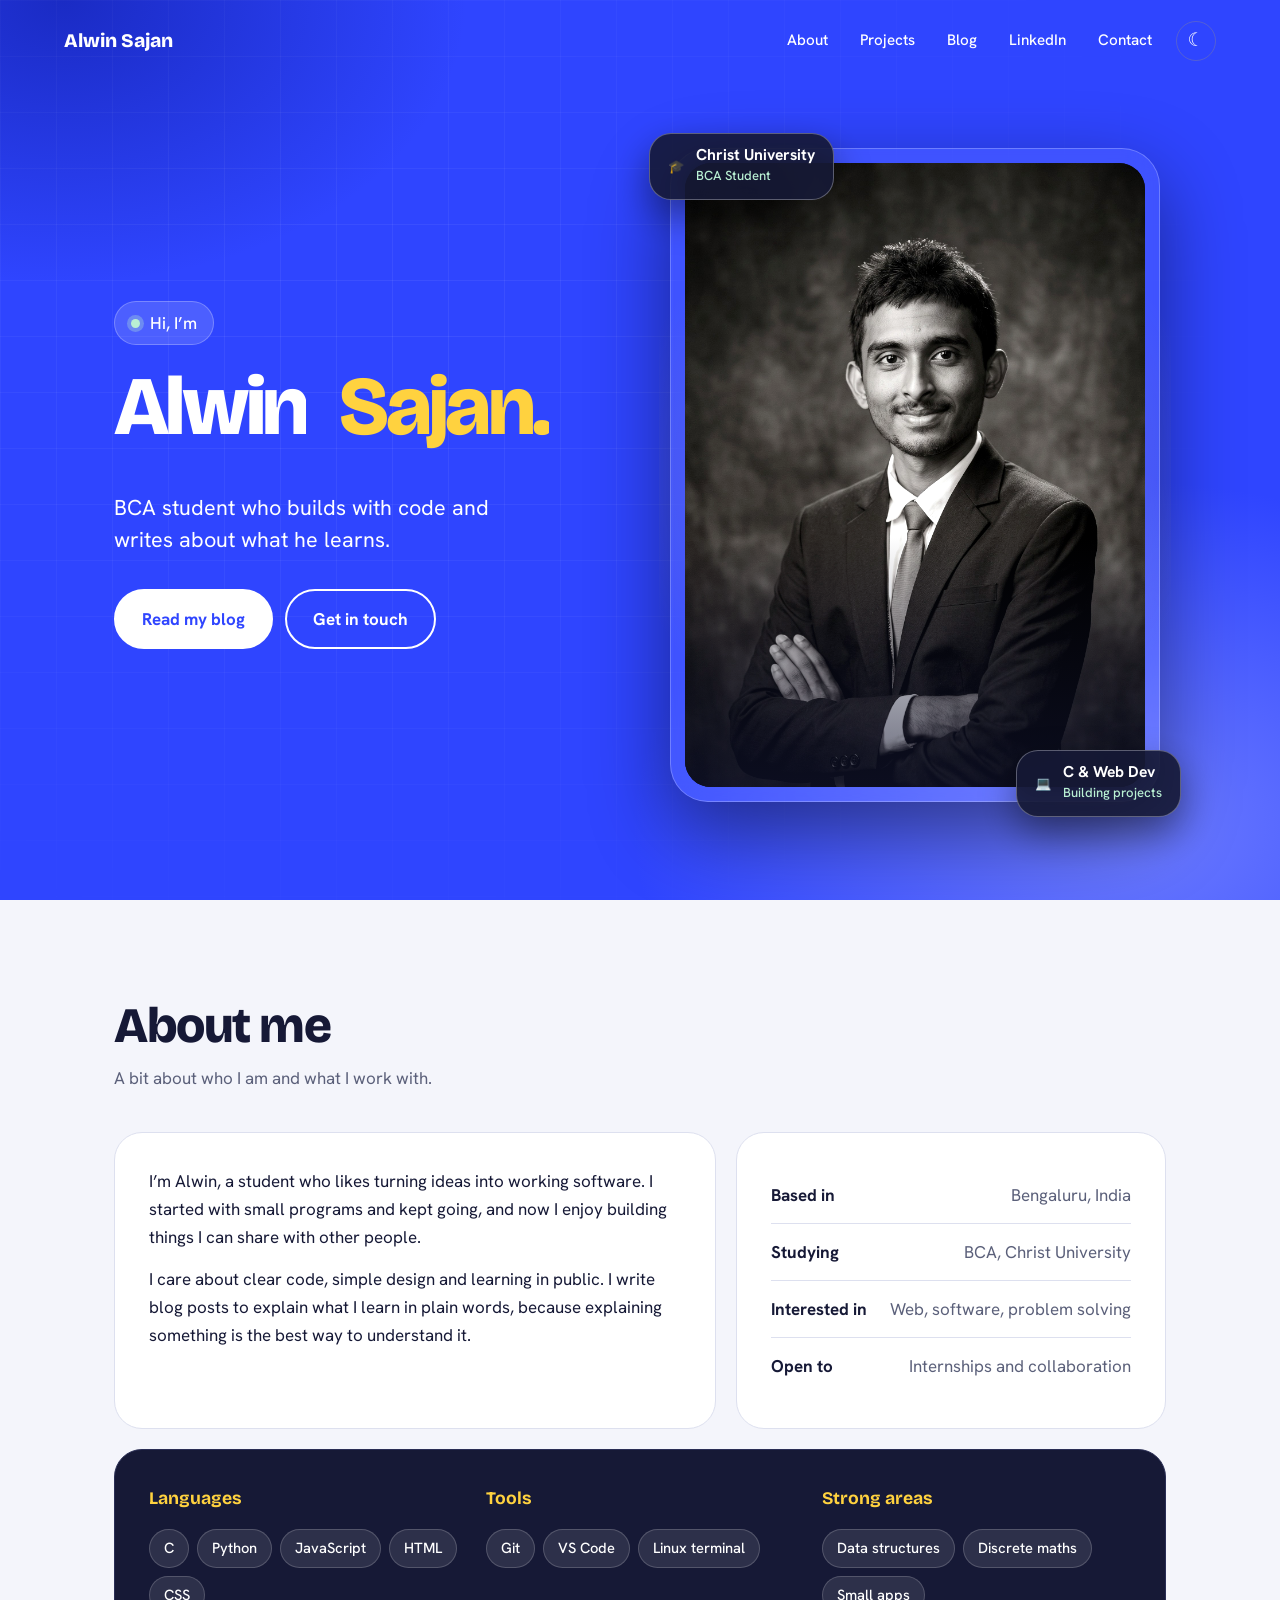
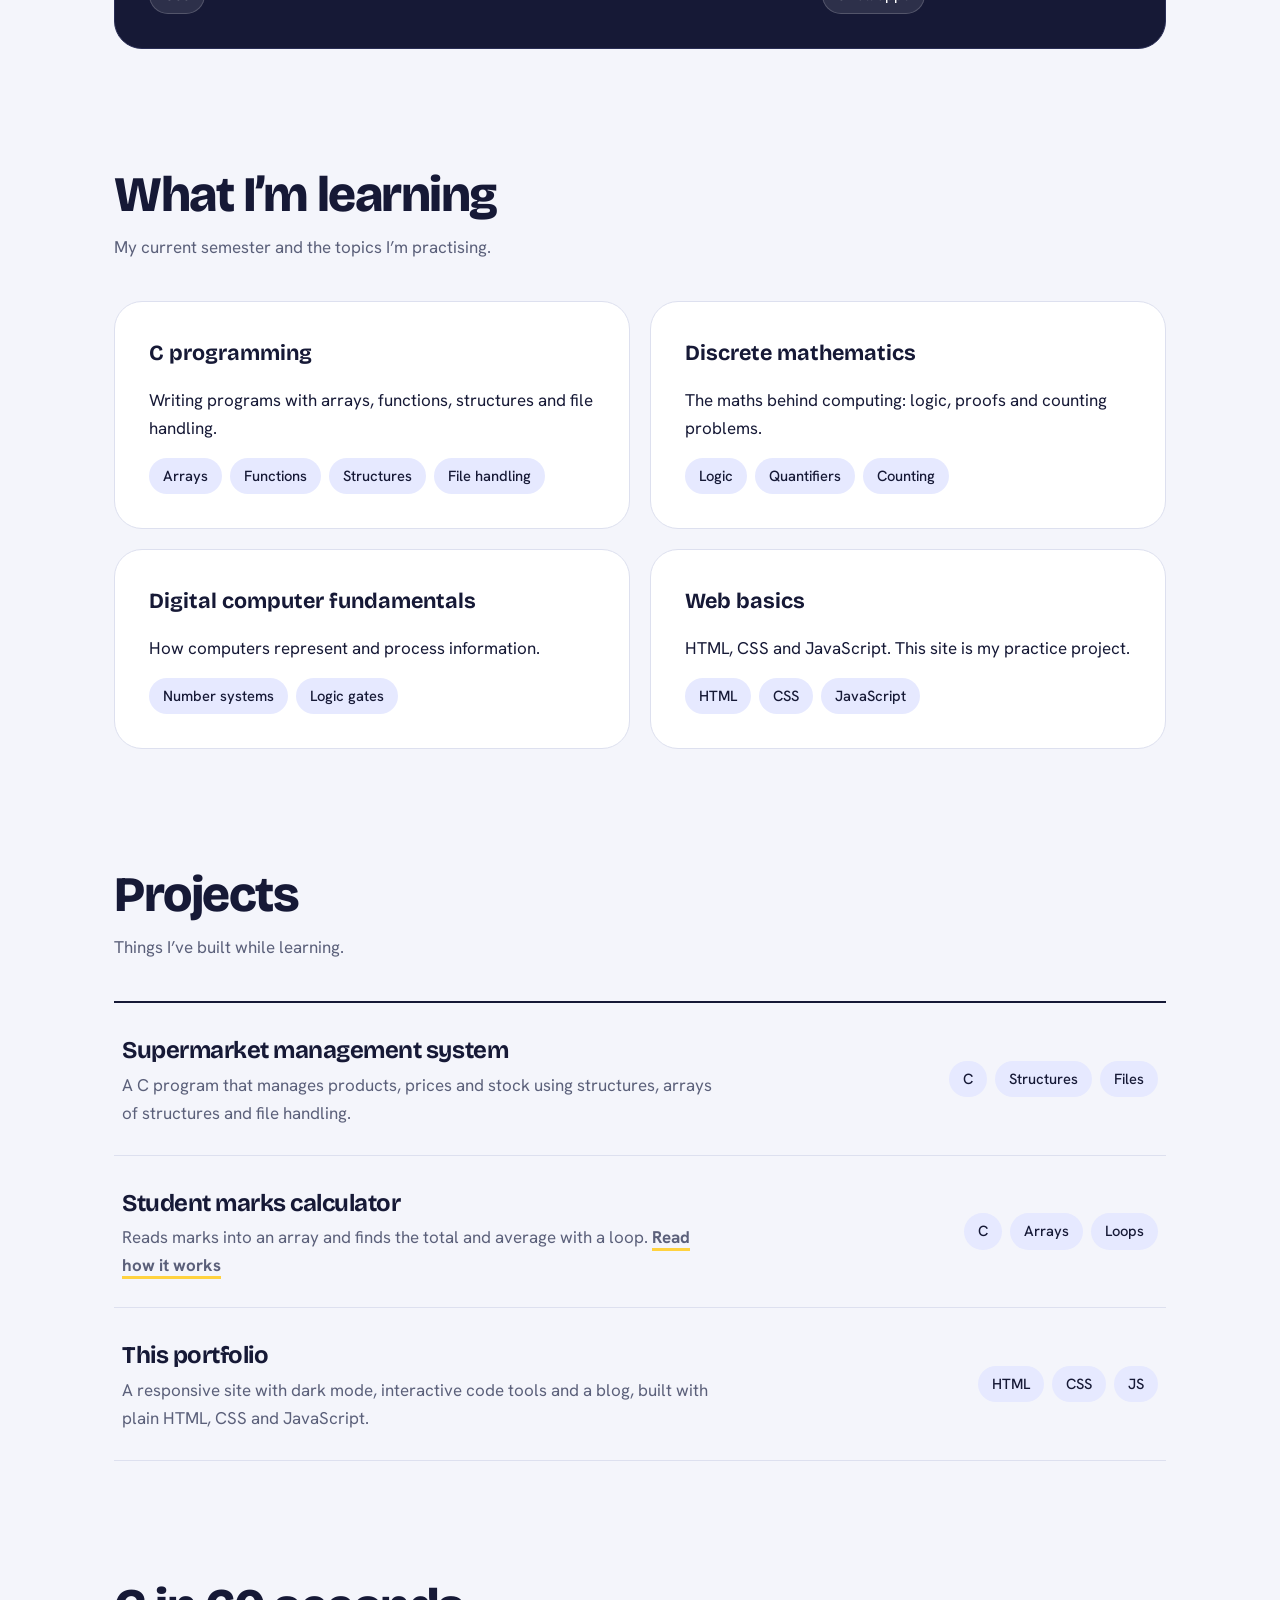
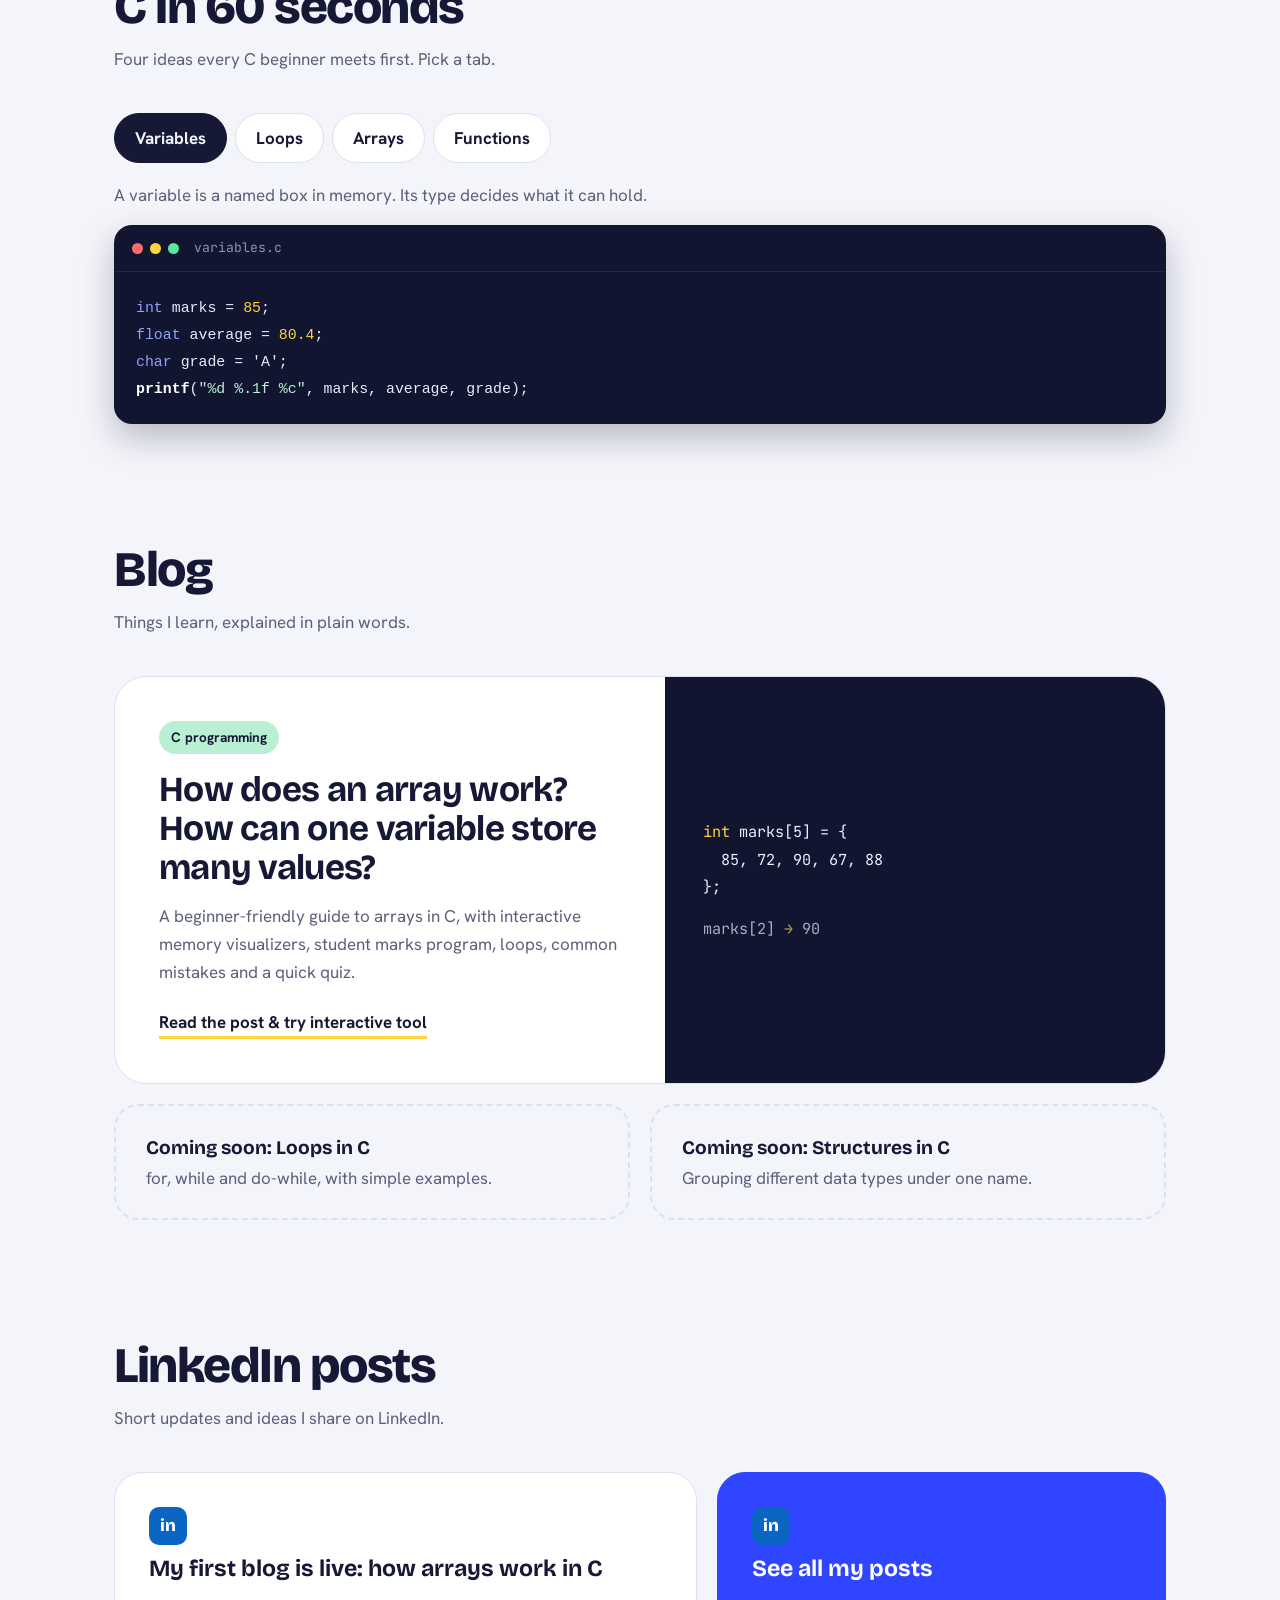
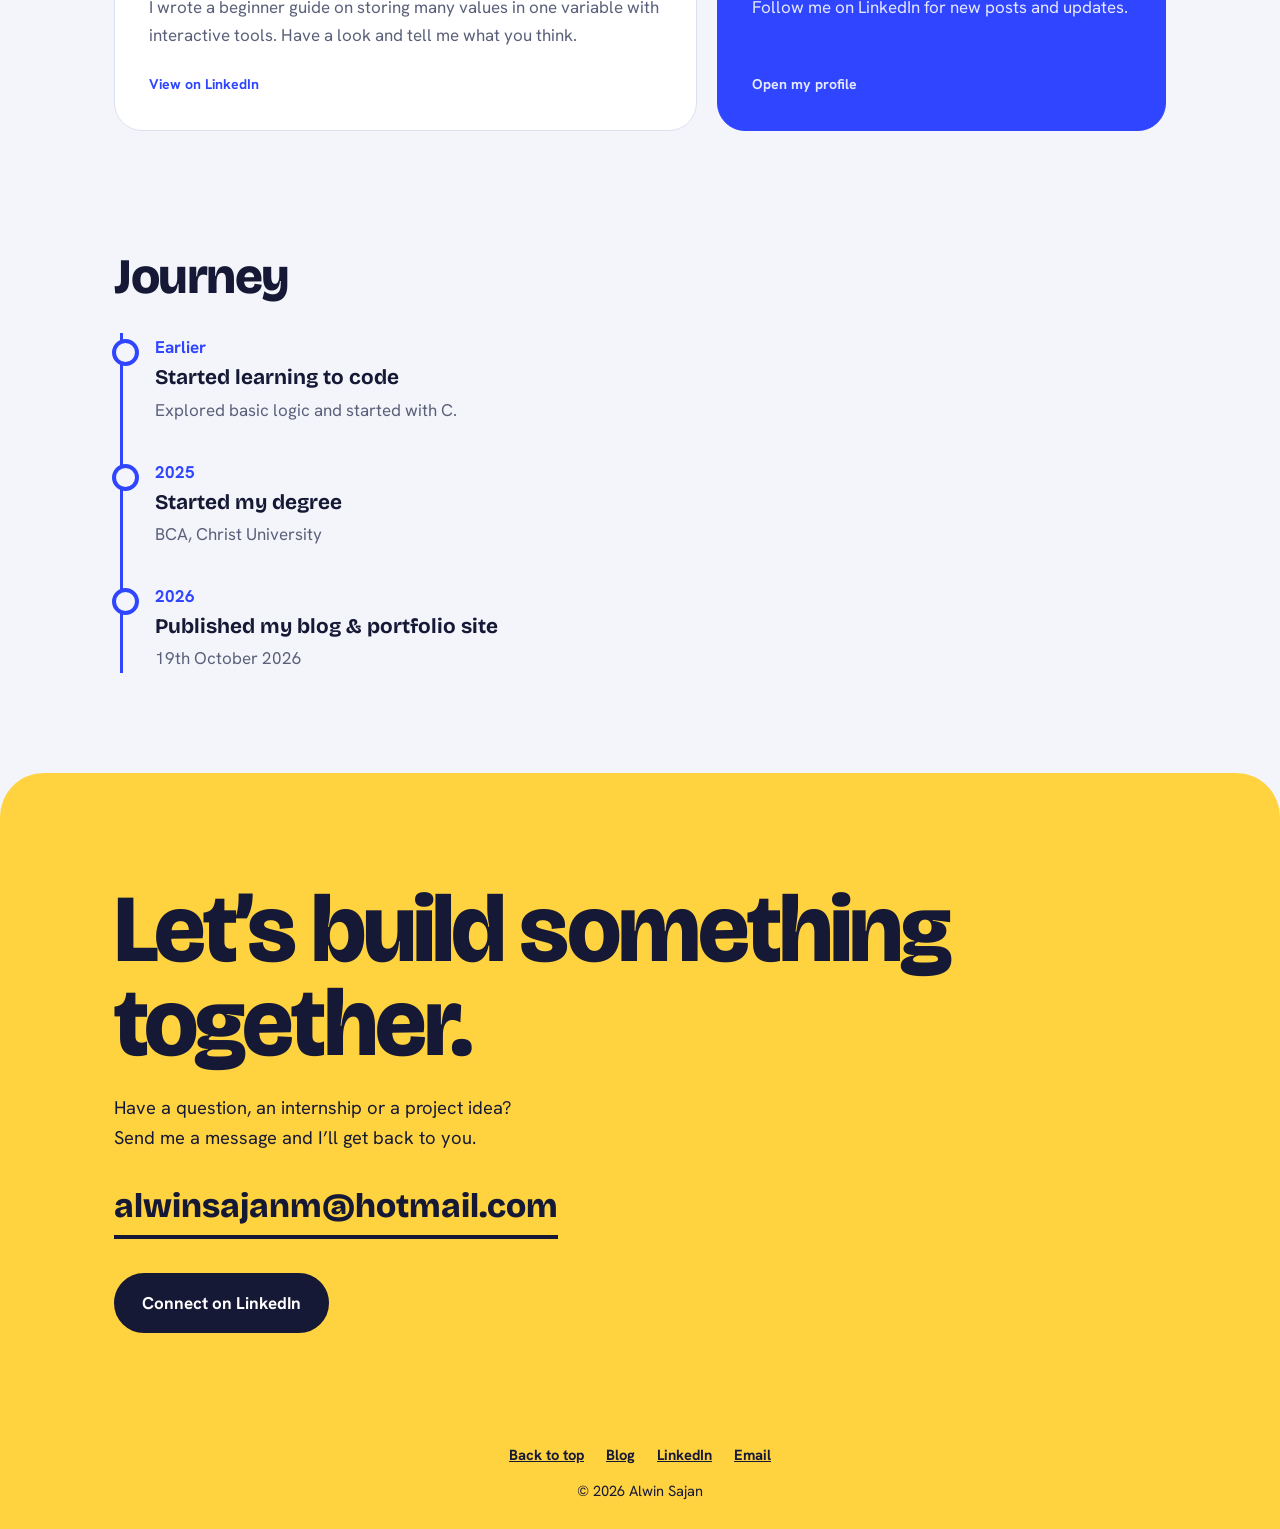
<file: index.html>
<!DOCTYPE html>
<html lang="en">
<head>
<meta charset="utf-8">
<meta name="viewport" content="width=device-width, initial-scale=1">
<script>(function(){try{var t=localStorage.getItem('theme');if(!t)t=matchMedia('(prefers-color-scheme:dark)').matches?'dark':'light';document.documentElement.dataset.theme=t}catch(e){}})();</script>
<title>Alwin Sajan</title>
<meta name="description" content="Alwin Sajan: BCA student, C programming blog, projects and LinkedIn posts.">
<link rel="icon" href="data:image/svg+xml,<svg xmlns='http://www.w3.org/2000/svg' viewBox='0 0 100 100'><rect width='100' height='100' rx='22' fill='%232F45FF'/><text x='50' y='70' font-size='60' font-family='sans-serif' font-weight='800' text-anchor='middle' fill='%23FFD23F'>A</text></svg>">
<link rel="preconnect" href="https://fonts.googleapis.com">
<link rel="preconnect" href="https://fonts.gstatic.com" crossorigin>
<link href="https://fonts.googleapis.com/css2?family=Anton&family=Bricolage+Grotesque:opsz,wght@12..96,500;12..96,800&family=Hanken+Grotesk:wght@400;500;700&family=JetBrains+Mono:wght@500;700&display=swap" rel="stylesheet">
<link rel="stylesheet" href="style.css">
</head>
<body>

<nav aria-label="Main">
  <a class="logo" href="#top">Alwin Sajan</a>
  <ul>
    <li><a href="#about">About</a></li>
    <li><a href="#projects">Projects</a></li>
    <li><a href="#blog">Blog</a></li>
    <li><a href="#linkedin">LinkedIn</a></li>
    <li><a href="#contact">Contact</a></li>
  </ul>
  <button class="tg" type="button" aria-label="Switch to dark mode"></button>
</nav>

<header class="hero" id="top">
  <div class="wrap">
    <div class="hero-grid">
      <div>
        <p class="hello">Hi, I’m</p>
        <h1 aria-label="Alwin Sajan"><span><i>Alwin </i></span><span><i>&nbsp;Sajan.</i></span></h1>
        <p class="tagline">BCA student who builds with code and writes about what he learns.</p>
        <div class="cta">
          <a class="btn solid" href="blog-arrays.html">Read my blog</a>
          <a class="btn ghost" href="#contact">Get in touch</a>
        </div>
      </div>

      <!-- Modern Hero Image & Profile Card Section -->
      <div class="hero-profile-wrapper">
        <div class="profile-card">
          <div class="avatar-frame">
            <img src="image.jpg" alt="Alwin Sajan" class="profile-img" onerror="this.style.display='none'; this.nextElementSibling.style.display='flex'">
            <div class="avatar-fallback">AS</div>
            <div class="img-gradient-overlay"></div>
          </div>
          <div class="glow-ring"></div>
          
          <div class="floating-chip chip-top">
            <span class="chip-icon">🎓</span>
            <div>
              <b>Christ University</b>
              <span>BCA Student</span>
            </div>
          </div>
          <div class="floating-chip chip-bottom">
            <span class="chip-icon">💻</span>
            <div>
              <b>C & Web Dev</b>
              <span>Building projects</span>
            </div>
          </div>
        </div>
      </div>
      
    </div>
  </div>
</header>

<main>
<section id="about">
  <div class="wrap">
    <h2>About me</h2>
    <p class="lead">A bit about who I am and what I work with.</p>
    <div class="about">
      <div class="panel">
        <p style="margin-top:0">I’m Alwin, a student who likes turning ideas into working software. I started with small programs and kept going, and now I enjoy building things I can share with other people.</p>
        <p>I care about clear code, simple design and learning in public. I write blog posts to explain what I learn in plain words, because explaining something is the best way to understand it.</p>
      </div>
      <div class="panel">
        <ul class="facts">
          <li><b>Based in</b><span>Bengaluru, India</span></li>
          <li><b>Studying</b><span>BCA, Christ University</span></li>
          <li><b>Interested in</b><span>Web, software, problem solving</span></li>
          <li><b>Open to</b><span>Internships and collaboration</span></li>
        </ul>
      </div>
      <div class="panel skills">
        <div><h3>Languages</h3><div class="chips"><span>C</span><span>Python</span><span>JavaScript</span><span>HTML</span><span>CSS</span></div></div>
        <div><h3>Tools</h3><div class="chips"><span>Git</span><span>VS Code</span><span>Linux terminal</span></div></div>
        <div><h3>Strong areas</h3><div class="chips"><span>Data structures</span><span>Discrete maths</span><span>Small apps</span></div></div>
      </div>
    </div>
  </div>
</section>

<section style="padding-top:20px">
  <div class="wrap">
    <h2>What I’m learning</h2>
    <p class="lead">My current semester and the topics I’m practising.</p>
    <div class="learn">
      <div class="panel"><h3>C programming</h3><p>Writing programs with arrays, functions, structures and file handling.</p><div class="chips"><span>Arrays</span><span>Functions</span><span>Structures</span><span>File handling</span></div></div>
      <div class="panel"><h3>Discrete mathematics</h3><p>The maths behind computing: logic, proofs and counting problems.</p><div class="chips"><span>Logic</span><span>Quantifiers</span><span>Counting</span></div></div>
      <div class="panel"><h3>Digital computer fundamentals</h3><p>How computers represent and process information.</p><div class="chips"><span>Number systems</span><span>Logic gates</span></div></div>
      <div class="panel"><h3>Web basics</h3><p>HTML, CSS and JavaScript. This site is my practice project.</p><div class="chips"><span>HTML</span><span>CSS</span><span>JavaScript</span></div></div>
    </div>
  </div>
</section>

<section id="projects" style="padding-top:20px">
  <div class="wrap">
    <h2>Projects</h2>
    <p class="lead">Things I’ve built while learning.</p>
    <ul class="proj">
      <li>
        <div><h3>Supermarket management system</h3><p>A C program that manages products, prices and stock using structures, arrays of structures and file handling.</p></div>
        <div class="chips"><span>C</span><span>Structures</span><span>Files</span></div>
      </li>
      <li>
        <div><h3>Student marks calculator</h3><p>Reads marks into an array and finds the total and average with a loop. <a href="blog-arrays.html">Read how it works</a></p></div>
        <div class="chips"><span>C</span><span>Arrays</span><span>Loops</span></div>
      </li>
      <li>
        <div><h3>This portfolio</h3><p>A responsive site with dark mode, interactive code tools and a blog, built with plain HTML, CSS and JavaScript.</p></div>
        <div class="chips"><span>HTML</span><span>CSS</span><span>JS</span></div>
      </li>
    </ul>
  </div>
</section>

<section style="padding-top:20px">
  <div class="wrap">
    <h2>C in 60 seconds</h2>
    <p class="lead">Four ideas every C beginner meets first. Pick a tab.</p>
    <div class="tabs" role="tablist">
      <button role="tab" data-t="t1" aria-selected="true">Variables</button>
      <button role="tab" data-t="t2" aria-selected="false">Loops</button>
      <button role="tab" data-t="t3" aria-selected="false">Arrays</button>
      <button role="tab" data-t="t4" aria-selected="false">Functions</button>
    </div>
    <div class="tp" id="t1"><p>A variable is a named box in memory. Its type decides what it can hold.</p>
<figure class="code"><figcaption>variables.c</figcaption><pre><code class="lang-c">int marks = 85;
float average = 80.4;
char grade = 'A';
printf("%d %.1f %c", marks, average, grade);</code></pre></figure></div>
    <div class="tp" id="t2" hidden><p>A loop repeats code. A <code class="i">for</code> loop counts for you.</p>
<figure class="code"><figcaption>loop.c</figcaption><pre><code class="lang-c">for (i = 1; i &lt;= 5; i++) {
    printf("%d ", i);   // prints 1 2 3 4 5
}</code></pre></figure></div>
    <div class="tp" id="t3" hidden><p>An array stores many values of one type under a single name. Counting starts at 0.</p>
<figure class="code"><figcaption>array.c</figcaption><pre><code class="lang-c">int marks[3] = {85, 72, 90};
printf("%d", marks[2]);   // prints 90</code></pre></figure></div>
    <div class="tp" id="t4" hidden><p>A function is a reusable block of code. It takes input and can return a result.</p>
<figure class="code"><figcaption>function.c</figcaption><pre><code class="lang-c">int square(int n) {
    return n * n;
}
printf("%d", square(4));   // prints 16</code></pre></figure></div>
  </div>
</section>

<section id="blog" style="padding-top:20px">
  <div class="wrap">
    <h2>Blog</h2>
    <p class="lead">Things I learn, explained in plain words.</p>
    <a class="feature" href="blog-arrays.html">
      <div class="copy">
        <span class="tag">C programming</span>
        <h3>How does an array work? How can one variable store many values?</h3>
        <p>A beginner-friendly guide to arrays in C, with interactive memory visualizers, student marks program, loops, common mistakes and a quick quiz.</p>
        <span class="go">Read the post & try interactive tool</span>
      </div>
      <div class="art" aria-hidden="true">
        <div><em>int</em> marks[5] = {</div>
        <div>&nbsp;&nbsp;85, 72, 90, 67, 88</div>
        <div>};</div>
        <div style="margin-top:14px;opacity:.7">marks[2] <em>→</em> 90</div>
      </div>
    </a>
    <div class="soon">
      <div><b>Coming soon: Loops in C</b>for, while and do-while, with simple examples.</div>
      <div><b>Coming soon: Structures in C</b>Grouping different data types under one name.</div>
    </div>
  </div>
</section>

<section id="linkedin" style="padding-top:20px">
  <div class="wrap">
    <h2>LinkedIn posts</h2>
    <p class="lead">Short updates and ideas I share on LinkedIn.</p>
    <div class="posts">
      <a class="post" href="https://www.linkedin.com/in/alwin-sajan" rel="noopener" target="_blank">
        <div>
          <span class="in">in</span>
          <h3>My first blog is live: how arrays work in C</h3>
          <p>I wrote a beginner guide on storing many values in one variable with interactive tools. Have a look and tell me what you think.</p>
        </div>
        <small>View on LinkedIn</small>
      </a>
      <a class="post blue" href="https://www.linkedin.com/in/alwin-sajan" rel="noopener" target="_blank">
        <div>
          <span class="in">in</span>
          <h3>See all my posts</h3>
          <p>Follow me on LinkedIn for new posts and updates.</p>
        </div>
        <small>Open my profile</small>
      </a>
    </div>
  </div>
</section>

<section style="padding-top:20px">
  <div class="wrap">
    <h2>Journey</h2>
    <div class="timeline">
      <div class="event"><time>Earlier</time><h3>Started learning to code</h3><p>Explored basic logic and started with C.</p></div>
      <div class="event"><time>2025</time><h3>Started my degree</h3><p>BCA, Christ University</p></div>
      <div class="event"><time>2026</time><h3>Published my blog & portfolio site</h3><p>19th October 2026</p></div>
    </div>
  </div>
</section>

<section class="contact" id="contact">
  <div class="wrap">
    <h2>Let’s build something together.</h2>
    <p>Have a question, an internship or a project idea? Send me a message and I’ll get back to you.</p>
    <a class="mail" href="mailto:alwinsajanm@hotmail.com">alwinsajanm@hotmail.com</a>
    <div class="links">
      <a class="btn dark" href="https://www.linkedin.com/in/alwin-sajan" rel="noopener" target="_blank">Connect on LinkedIn</a>
    </div>
  </div>
</section>
</main>

<footer>
  <div class="wrap">
    <div class="fl"><a href="#top">Back to top</a><a href="blog-arrays.html">Blog</a><a href="https://www.linkedin.com/in/alwin-sajan" rel="noopener" target="_blank">LinkedIn</a><a href="mailto:alwinsajanm@hotmail.com">Email</a></div>
    © <span class="yr"></span> Alwin Sajan
  </div>
</footer>
<script src="script.js"></script>
</body>
</html>
</file>
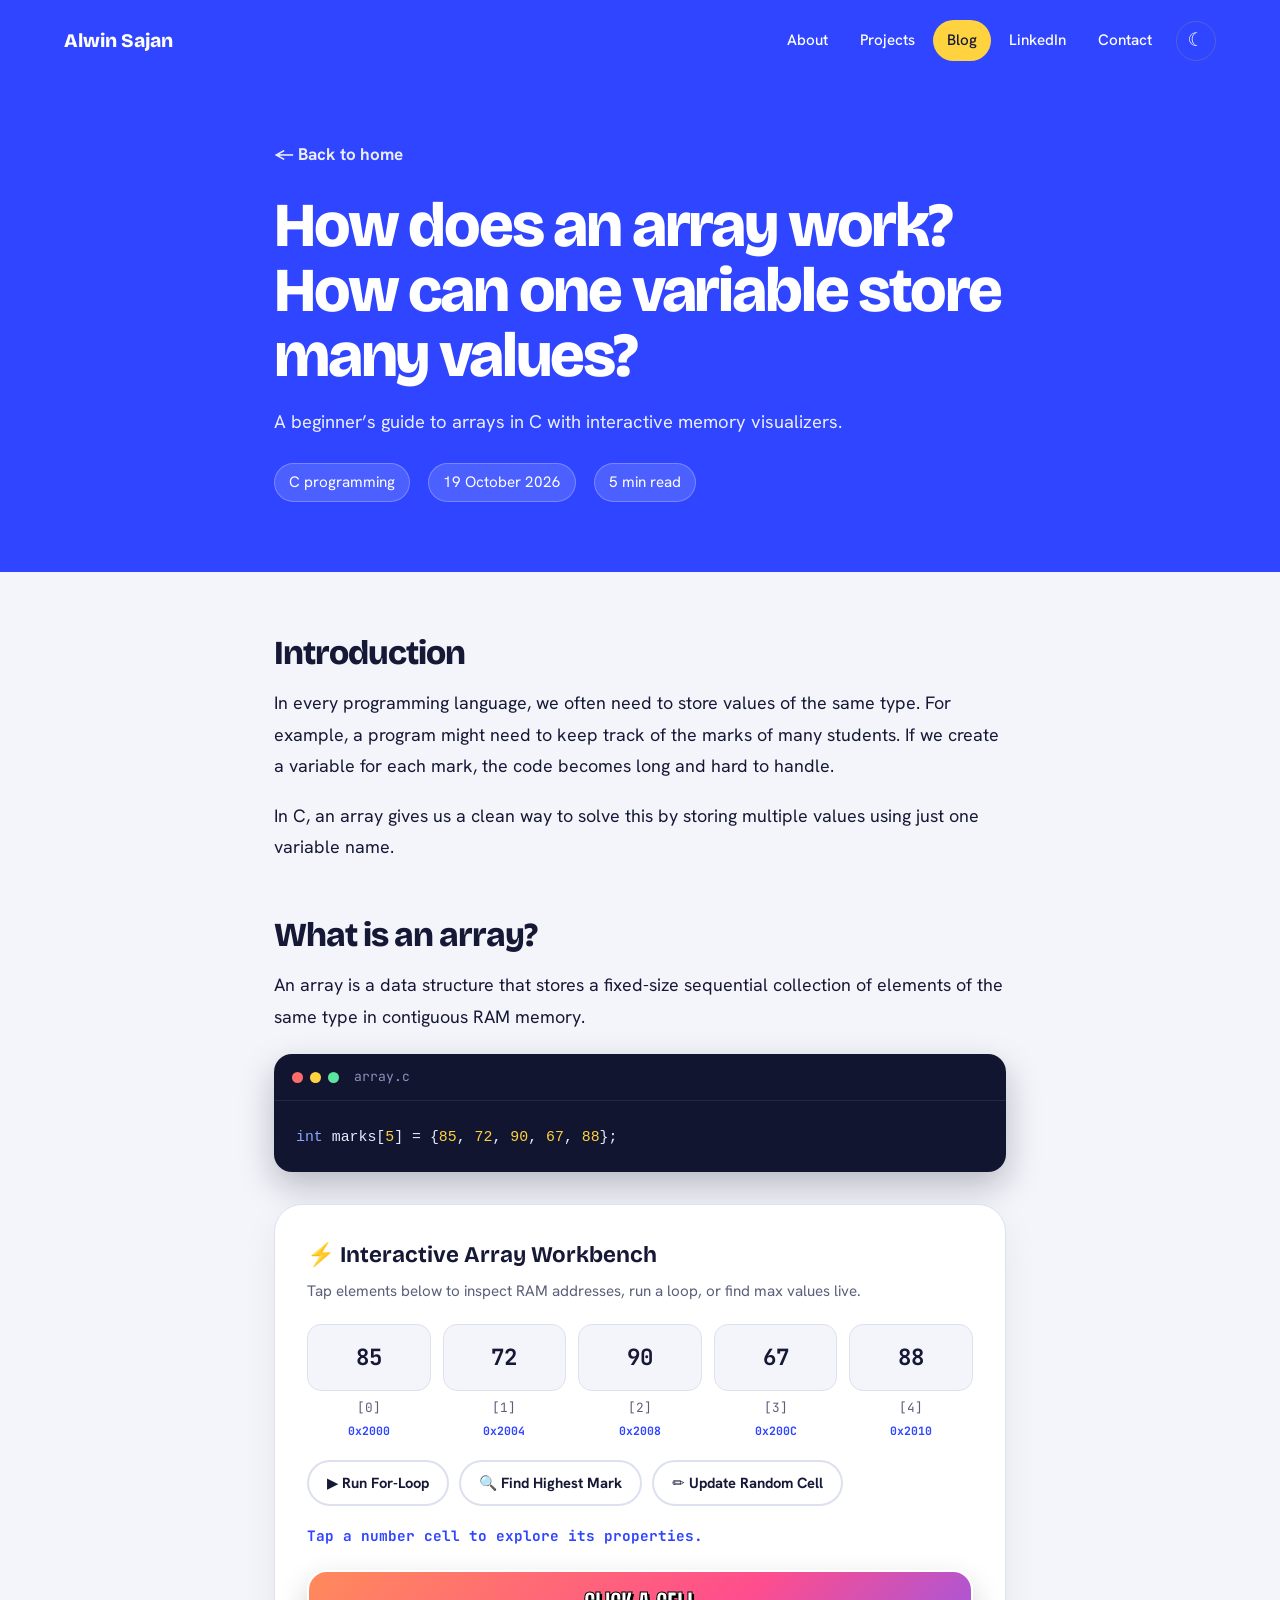
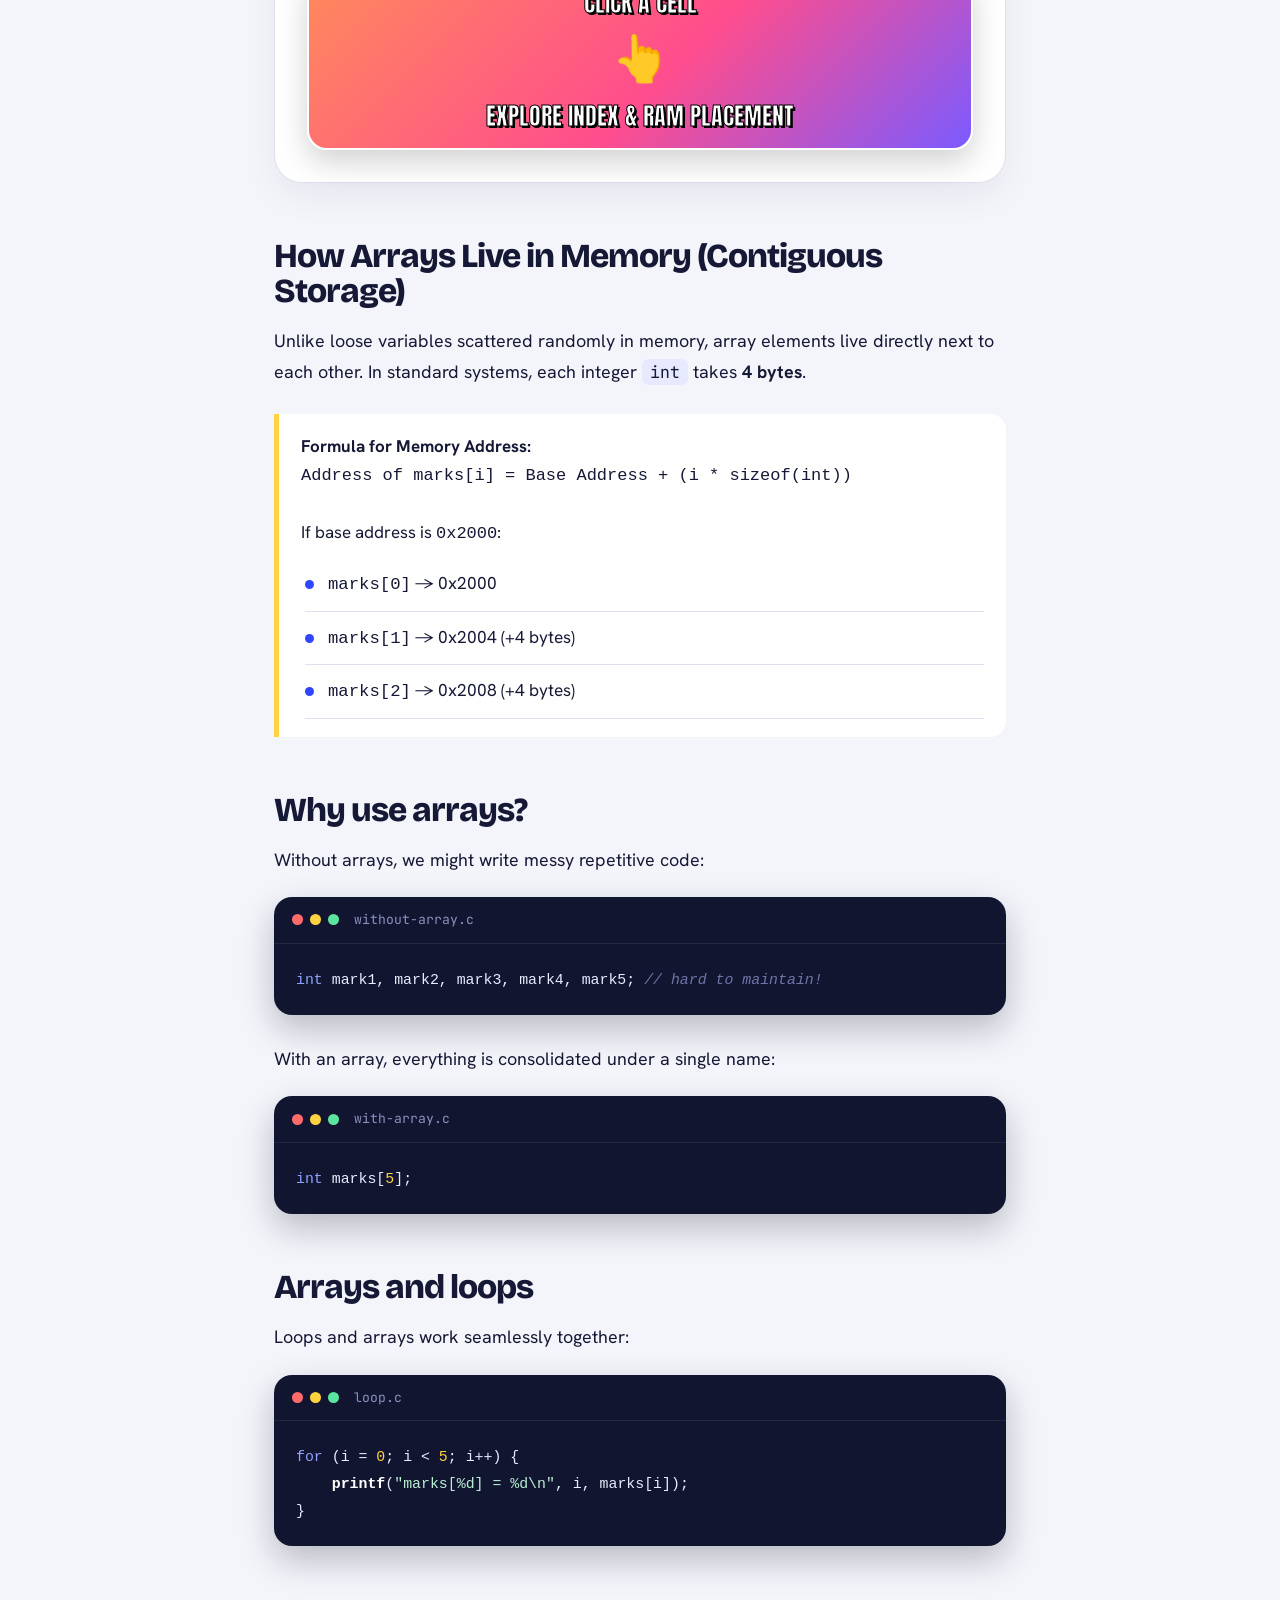
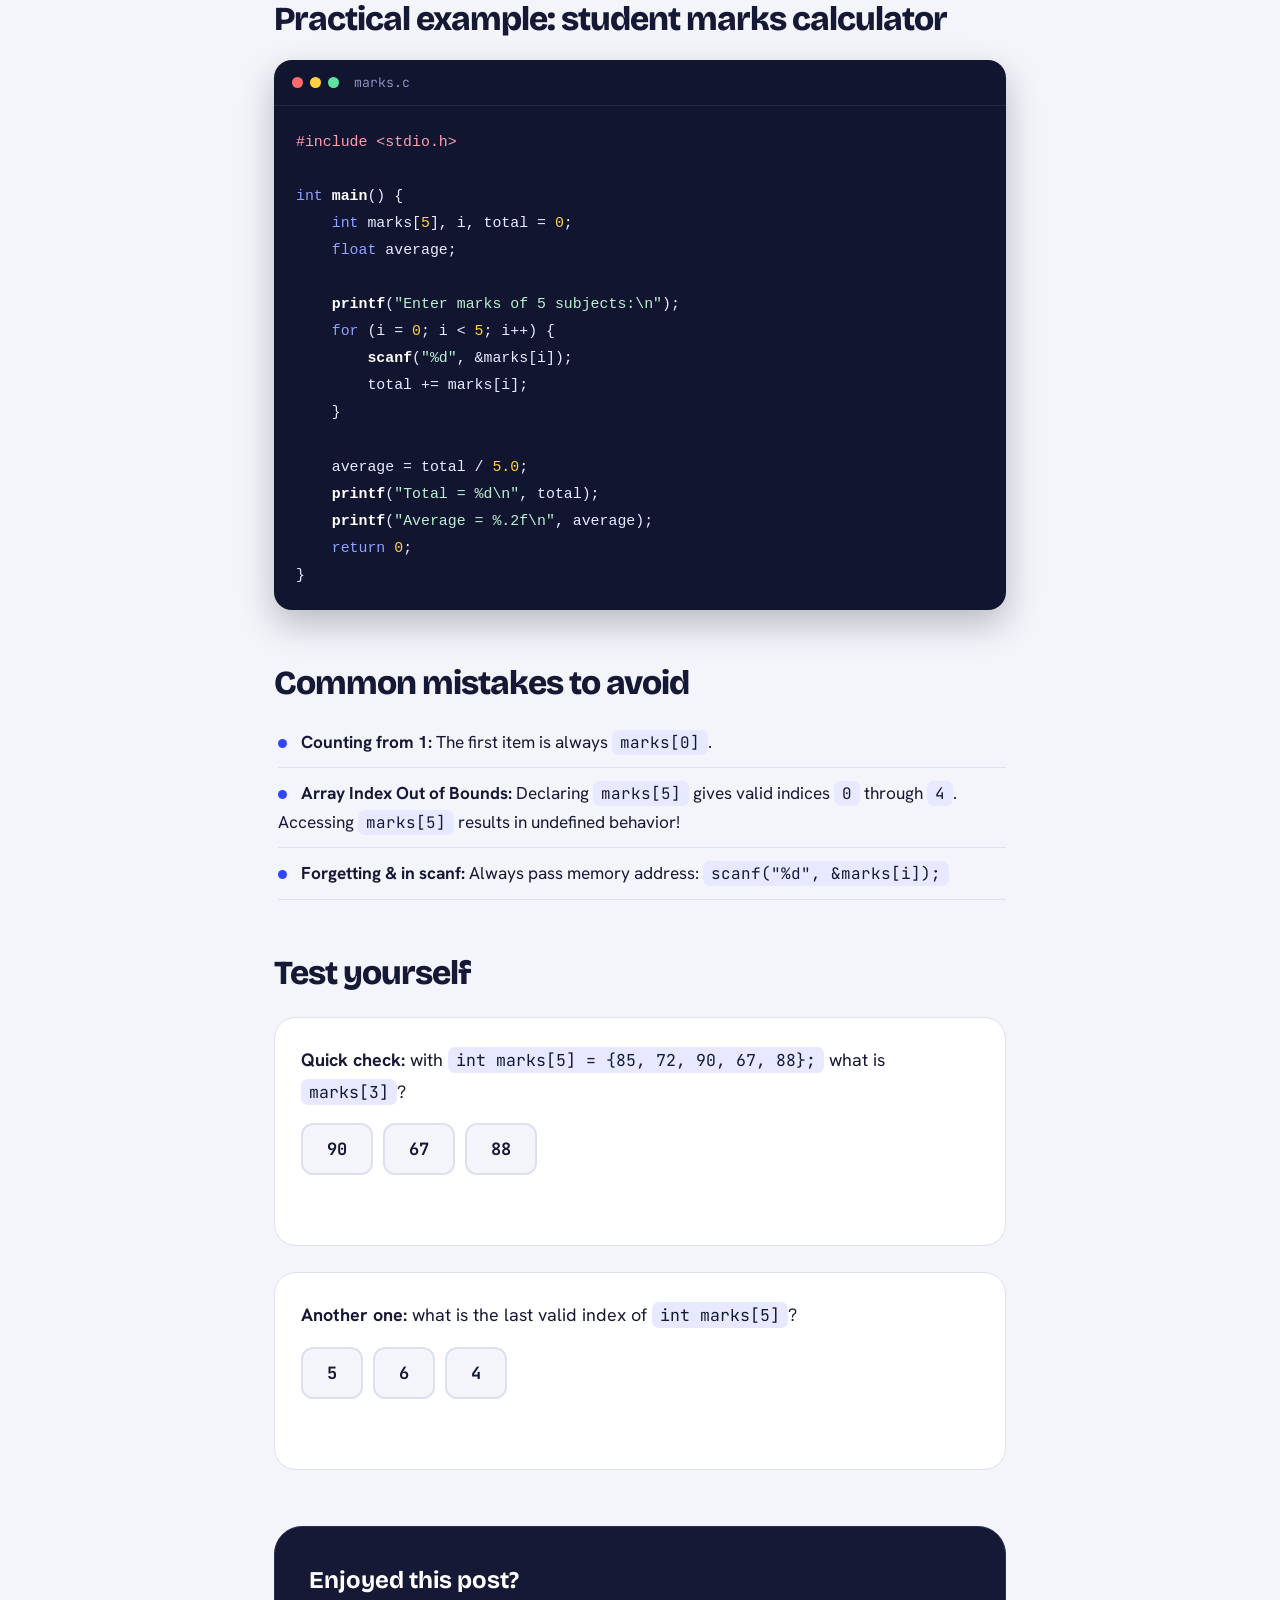
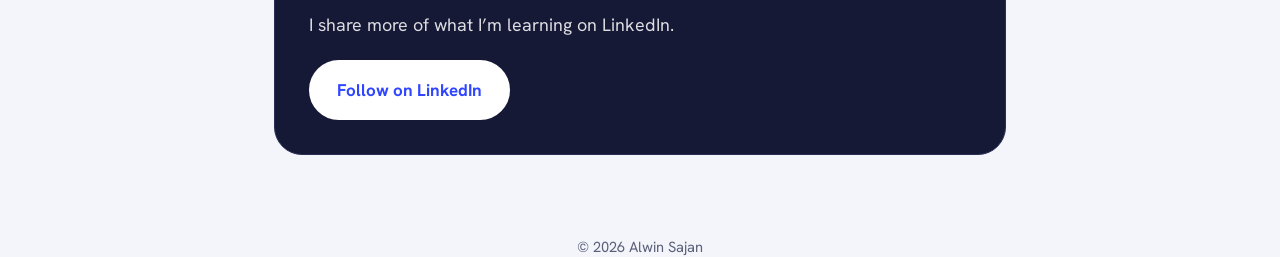
<file: blog-arrays.html>
<!DOCTYPE html>
<html lang="en">
<head>
<meta charset="utf-8">
<meta name="viewport" content="width=device-width, initial-scale=1">
<script>(function(){try{var t=localStorage.getItem('theme');if(!t)t=matchMedia('(prefers-color-scheme:dark)').matches?'dark':'light';document.documentElement.dataset.theme=t}catch(e){}})();</script>
<title>How Does an Array Work in C? | Alwin Sajan</title>
<meta name="description" content="A beginner-friendly guide to arrays in C with an interactive array simulator and memory address explorer.">
<link rel="icon" href="data:image/svg+xml,<svg xmlns='http://www.w3.org/2000/svg' viewBox='0 0 100 100'><rect width='100' height='100' rx='22' fill='%232F45FF'/><text x='50' y='70' font-size='60' font-family='sans-serif' font-weight='800' text-anchor='middle' fill='%23FFD23F'>A</text></svg>">
<link rel="preconnect" href="https://fonts.googleapis.com">
<link rel="preconnect" href="https://fonts.gstatic.com" crossorigin>
<link href="https://fonts.googleapis.com/css2?family=Anton&family=Bricolage+Grotesque:opsz,wght@12..96,500;12..96,800&family=Hanken+Grotesk:wght@400;500;700&family=JetBrains+Mono:wght@500;700&display=swap" rel="stylesheet">
<link rel="stylesheet" href="style.css">
</head>
<body>
<div class="bar" aria-hidden="true"></div>

<nav aria-label="Main">
  <a class="logo" href="index.html">Alwin Sajan</a>
  <ul>
    <li><a href="index.html#about">About</a></li>
    <li><a href="index.html#projects">Projects</a></li>
    <li><a class="on" href="index.html#blog">Blog</a></li>
    <li><a href="index.html#linkedin">LinkedIn</a></li>
    <li><a href="index.html#contact">Contact</a></li>
  </ul>
  <button class="tg" type="button" aria-label="Switch to dark mode"></button>
</nav>

<header class="art-head">
  <div class="wrap">
    <a class="back" href="index.html#blog">← Back to home</a>
    <h1>How does an array work? How can one variable store many values?</h1>
    <p>A beginner’s guide to arrays in C with interactive memory visualizers.</p>
    <div class="meta"><span>C programming</span><span>19 October 2026</span><span>5 min read</span></div>
  </div>
</header>

<article class="article">

<h2 style="margin-top:0">Introduction</h2>
<p>In every programming language, we often need to store values of the same type. For example, a program might need to keep track of the marks of many students. If we create a variable for each mark, the code becomes long and hard to handle.</p>
<p>In C, an array gives us a clean way to solve this by storing multiple values using just one variable name.</p>

<h2>What is an array?</h2>
<p>An array is a data structure that stores a fixed-size sequential collection of elements of the same type in contiguous RAM memory.</p>
<figure class="code"><figcaption>array.c</figcaption><pre><code class="lang-c">int marks[5] = {85, 72, 90, 67, 88};</code></pre></figure>

<!-- Interactive Array Workbench -->
<div class="play" id="play" style="background:var(--surface);border:1px solid var(--line);border-radius:28px;padding:32px;margin:32px 0;box-shadow:0 12px 36px rgba(10,12,40,.06)">
  <div class="workbench-header">
    <h3 style="font-family:var(--display);font-size:1.4rem;margin-bottom:4px">⚡ Interactive Array Workbench</h3>
    <p style="color:var(--muted);font-size:.95rem;margin-bottom:20px">Tap elements below to inspect RAM addresses, run a loop, or find max values live.</p>
  </div>
  
  <div class="cells">
    <button class="cell" style="--n:0" aria-label="marks index 0, value 85"><b>85</b><span>[0]</span><small class="mem-addr" style="display:block;font-family:var(--mono);font-size:.72rem;color:var(--accent);margin-top:2px;font-weight:700">0x2000</small></button>
    <button class="cell" style="--n:1" aria-label="marks index 1, value 72"><b>72</b><span>[1]</span><small class="mem-addr" style="display:block;font-family:var(--mono);font-size:.72rem;color:var(--accent);margin-top:2px;font-weight:700">0x2004</small></button>
    <button class="cell" style="--n:2" aria-label="marks index 2, value 90"><b>90</b><span>[2]</span><small class="mem-addr" style="display:block;font-family:var(--mono);font-size:.72rem;color:var(--accent);margin-top:2px;font-weight:700">0x2008</small></button>
    <button class="cell" style="--n:3" aria-label="marks index 3, value 67"><b>67</b><span>[3]</span><small class="mem-addr" style="display:block;font-family:var(--mono);font-size:.72rem;color:var(--accent);margin-top:2px;font-weight:700">0x200C</small></button>
    <button class="cell" style="--n:4" aria-label="marks index 4, value 88"><b>88</b><span>[4]</span><small class="mem-addr" style="display:block;font-family:var(--mono);font-size:.72rem;color:var(--accent);margin-top:2px;font-weight:700">0x2010</small></button>
  </div>

  <div class="tools" style="display:flex;align-items:center;gap:10px;flex-wrap:wrap;margin-top:20px">
    <button class="btn ghost sm" id="run" type="button" style="color:var(--ink);border-color:var(--line)">▶ Run For-Loop</button>
    <button class="btn ghost sm" id="find-max" type="button" style="color:var(--ink);border-color:var(--line)">🔍 Find Highest Mark</button>
    <button class="btn ghost sm" id="edit-val" type="button" style="color:var(--ink);border-color:var(--line)">✏️ Update Random Cell</button>
    <span class="out" id="out" aria-live="polite" style="font-family:var(--mono);font-size:.9rem;color:var(--cobalt);font-weight:700;display:block;width:100%;margin-top:8px">Tap a number cell to explore its properties.</span>
  </div>

  <figure class="meme" id="meme" aria-live="polite">
    <div class="mt" id="mt">Click a cell</div>
    <div class="em" id="em">👆</div>
    <div class="mb" id="mb">Explore index & RAM placement</div>
  </figure>
</div>

<h2>How Arrays Live in Memory (Contiguous Storage)</h2>
<p>Unlike loose variables scattered randomly in memory, array elements live directly next to each other. In standard systems, each integer <code class="i">int</code> takes <b>4 bytes</b>.</p>

<div class="note">
  <b>Formula for Memory Address:</b><br>
  <code>Address of marks[i] = Base Address + (i * sizeof(int))</code><br><br>
  If base address is <code>0x2000</code>:
  <ul class="dots" style="margin-top:10px">
    <li><code>marks[0]</code> → 0x2000</li>
    <li><code>marks[1]</code> → 0x2004 (+4 bytes)</li>
    <li><code>marks[2]</code> → 0x2008 (+4 bytes)</li>
  </ul>
</div>

<h2>Why use arrays?</h2>
<p>Without arrays, we might write messy repetitive code:</p>
<figure class="code"><figcaption>without-array.c</figcaption><pre><code class="lang-c">int mark1, mark2, mark3, mark4, mark5; // hard to maintain!</code></pre></figure>

<p>With an array, everything is consolidated under a single name:</p>
<figure class="code"><figcaption>with-array.c</figcaption><pre><code class="lang-c">int marks[5];</code></pre></figure>

<h2>Arrays and loops</h2>
<p>Loops and arrays work seamlessly together:</p>
<figure class="code"><figcaption>loop.c</figcaption><pre><code class="lang-c">for (i = 0; i &lt; 5; i++) {
    printf("marks[%d] = %d\n", i, marks[i]);
}</code></pre></figure>

<h2>Practical example: student marks calculator</h2>
<figure class="code"><figcaption>marks.c</figcaption><pre><code class="lang-c">#include &lt;stdio.h&gt;

int main() {
    int marks[5], i, total = 0;
    float average;

    printf("Enter marks of 5 subjects:\n");
    for (i = 0; i &lt; 5; i++) {
        scanf("%d", &amp;marks[i]);
        total += marks[i];
    }

    average = total / 5.0;
    printf("Total = %d\n", total);
    printf("Average = %.2f\n", average);
    return 0;
}</code></pre></figure>

<h2>Common mistakes to avoid</h2>
<ul class="dots">
  <li><b>Counting from 1:</b> The first item is always <code class="i">marks[0]</code>.</li>
  <li><b>Array Index Out of Bounds:</b> Declaring <code class="i">marks[5]</code> gives valid indices <code class="i">0</code> through <code class="i">4</code>. Accessing <code class="i">marks[5]</code> results in undefined behavior!</li>
  <li><b>Forgetting &amp; in scanf:</b> Always pass memory address: <code class="i">scanf("%d", &amp;marks[i]);</code></li>
</ul>

<h2>Test yourself</h2>
<div class="quiz" data-a="1" data-yes="Correct! Index 3 is the 4th item, which is 67." data-no="Not quite. Counting starts at 0, so index 3 is the fourth value.">
  <p><b>Quick check:</b> with <code class="i">int marks[5] = {85, 72, 90, 67, 88};</code> what is <code class="i">marks[3]</code>?</p>
  <div class="opts"><button type="button">90</button><button type="button">67</button><button type="button">88</button></div>
  <p class="res" role="status"></p>
</div>

<div class="quiz" data-a="2" data-yes="Correct! For size N, valid indices are 0 to N-1 (0 to 4)." data-no="Not quite. Five elements mean indices 0, 1, 2, 3, and 4.">
  <p><b>Another one:</b> what is the last valid index of <code class="i">int marks[5]</code>?</p>
  <div class="opts"><button type="button">5</button><button type="button">6</button><button type="button">4</button></div>
  <p class="res" role="status"></p>
</div>

<div class="end">
  <h3>Enjoyed this post?</h3>
  <p>I share more of what I’m learning on LinkedIn.</p>
  <a class="btn solid" href="https://www.linkedin.com/in/alwin-sajan" rel="noopener" target="_blank">Follow on LinkedIn</a>
</div>

</article>

<footer style="background:var(--chalk);padding:0 0 30px;color:var(--muted)"><div class="wrap">© <span class="yr"></span> Alwin Sajan</div></footer>
<script src="script.js"></script>
</body>
</html>
</file>
<file: style.css>
:root{
  --cobalt:#2F45FF;--accent:#2F45FF;--h1:#2F45FF;--h2:#1A2BC4;--h3:#6C7BFF;
  --chalk:#F4F5FB;--surface:#fff;--ink:#161936;--muted:#5B607A;--line:#DDE0EF;--chip:#E6E9FF;--navbg:rgba(255,255,255,.86);
  --sun:#FFD23F;--mint:#B9F0D3;--code:#121530;
  --display:"Bricolage Grotesque","Trebuchet MS",sans-serif;
  --body:"Hanken Grotesk",system-ui,-apple-system,"Segoe UI",sans-serif;
  --mono:"JetBrains Mono",ui-monospace,Menlo,Consolas,monospace;
}
[data-theme="dark"]{
  --accent:#8EA2FF;--h1:#1E2796;--h2:#0A0C3C;--h3:#3947E0;
  --chalk:#0C0E22;--surface:#161939;--ink:#ECEEFF;--muted:#A4A9CC;--line:#2A2E55;--chip:#272B5A;--navbg:rgba(16,18,44,.86);--code:#080A1A;
}
*{box-sizing:border-box;margin:0;padding:0}
html{scroll-behavior:smooth;scroll-padding-top:90px}
body{font-family:var(--body);background:var(--chalk);color:var(--ink);line-height:1.65;font-size:1.0625rem;-webkit-font-smoothing:antialiased;transition:background .3s,color .3s}
a{color:inherit}
button{font:inherit;color:inherit}
:focus-visible{outline:3px solid var(--sun);outline-offset:3px;border-radius:6px}
.wrap{max-width:1100px;margin:0 auto;padding:0 24px}
.bar{position:fixed;top:0;left:0;height:4px;width:0;background:var(--sun);z-index:60}

/* Nav */
nav{position:fixed;top:0;left:50%;transform:translateX(-50%);z-index:50;width:100%;display:flex;justify-content:space-between;align-items:center;gap:10px;padding:20px clamp(20px,5vw,72px);color:#fff;border-radius:0;background:transparent;
  transition:width .45s cubic-bezier(.2,.8,.2,1),top .35s,padding .35s,background .3s,border-radius .35s,box-shadow .3s,color .3s}
nav.mini{top:14px;width:min(660px,calc(100% - 28px));padding:8px 10px 8px 22px;color:var(--ink);background:var(--navbg);backdrop-filter:blur(14px);-webkit-backdrop-filter:blur(14px);border:1px solid var(--line);border-radius:999px;box-shadow:0 8px 30px rgba(10,12,40,.18)}
nav .logo{font-family:var(--display);font-weight:800;font-size:1.2rem;text-decoration:none;color:inherit}
nav ul{display:flex;gap:4px;list-style:none;margin-left:auto}
nav ul a{display:block;padding:8px 14px;border-radius:999px;text-decoration:none;font-weight:500;font-size:.95rem;transition:background .2s}
nav ul a:hover{background:rgba(128,128,160,.22)}
nav ul a.on{background:var(--sun);color:#161936}
.tg{flex:none;width:40px;height:40px;border-radius:50%;border:1px solid rgba(128,128,160,.45);background:transparent;cursor:pointer;font-size:1.15rem;line-height:1;display:grid;place-items:center;transition:background .2s,transform .3s}
.tg:hover{background:rgba(128,128,160,.22);transform:rotate(20deg)}

/* Hero */
.hero{color:#fff;min-height:100vh;min-height:100svh;display:flex;align-items:center;position:relative;overflow:hidden;padding:120px 0 70px;
  background:radial-gradient(55% 55% at 88% 92%,var(--h3) 0,transparent 70%),radial-gradient(45% 45% at 5% 0,var(--h2) 0,transparent 70%),var(--h1)}
.hero::before{content:"";position:absolute;inset:0;background-image:linear-gradient(rgba(255,255,255,.07) 1px,transparent 1px),linear-gradient(90deg,rgba(255,255,255,.07) 1px,transparent 1px);background-size:56px 56px;mask-image:radial-gradient(70% 70% at 30% 40%,#000,transparent);-webkit-mask-image:radial-gradient(70% 70% at 30% 40%,#000,transparent)}
.hero .wrap{width:100%;max-width:1100px;margin:0 auto;padding:0 24px}

.hero-grid{display:grid;grid-template-columns:1.1fr 1.1fr;gap:48px;align-items:center;text-align:left}

.hello{display:inline-flex;align-items:center;gap:10px;font-weight:500;padding:7px 16px;border-radius:999px;background:rgba(255,255,255,.14);border:1px solid rgba(255,255,255,.25);margin-bottom:22px}
.hello::before{content:"";width:9px;height:9px;border-radius:50%;background:var(--mint);box-shadow:0 0 0 4px rgba(185,240,211,.3)}
h1{font-family:var(--display);font-weight:800;font-size:clamp(2.8rem, 6.5vw, 6.5rem);line-height:.95;letter-spacing:-.045em;text-align:left;white-space:nowrap;}
h1 span{display:inline-block;overflow:hidden;padding-bottom:.07em}
h1 i{display:block;font-style:normal;animation:rise .9s cubic-bezier(.2,.8,.2,1) both}
h1 span+span i{animation-delay:.12s;color:var(--sun)}
h1 span:first-child{margin-right:.24em}
@keyframes rise{from{transform:translateY(105%)}to{transform:none}}
.tagline{max-width:34ch;margin-top:28px;font-size:clamp(1.1rem,2vw,1.35rem);line-height:1.5}
.cta{display:flex;flex-wrap:wrap;gap:12px;margin-top:32px}
.btn{display:inline-block;padding:14px 26px;border-radius:999px;font-weight:700;text-decoration:none;border:2px solid #fff;color:#fff;background:transparent;cursor:pointer;transition:background .2s,color .2s,transform .2s,box-shadow .2s}
.btn:hover{transform:translateY(-2px)}
.btn.solid{background:#fff;color:#2F45FF}
.btn.solid:hover{background:var(--sun);border-color:var(--sun);color:#161936;box-shadow:0 10px 24px rgba(0,0,0,.2)}
.btn.ghost:hover{background:rgba(255,255,255,.16)}
.btn.dark{background:#161936;border-color:#161936;color:#fff}
.btn.dark:hover{background:#2F45FF;border-color:#2F45FF}
.btn.sm{padding:9px 18px;font-size:.92rem}

/* Hero Profile Card Framing - Slightly larger */
.hero-profile-wrapper {
  display: flex;
  justify-content: center;
  align-items: center;
}

.profile-card {
  position: relative;
  width: 100%;
  max-width: 490px; /* Increased to make photo much more prominent */
  aspect-ratio: 3 / 4;
  border-radius: 38px;
  background: rgba(255, 255, 255, 0.08);
  backdrop-filter: blur(16px);
  -webkit-backdrop-filter: blur(16px);
  border: 1px solid rgba(255, 255, 255, 0.25);
  padding: 14px;
  box-shadow: 0 30px 80px rgba(0, 0, 0, 0.45);
  transition: transform 0.35s cubic-bezier(0.2, 0.8, 0.2, 1);
}

.profile-card:hover {
  transform: translateY(-8px) scale(1.01);
}

/* Photo Container */
.avatar-frame {
  position: relative;
  width: 100%;
  height: 100%;
  border-radius: 26px;
  overflow: hidden;
  background: #121530;
  display: flex;
  align-items: center;
  justify-content: center;
}

.profile-img {
  width: 100%;
  height: 100%;
  object-fit: cover;
  object-position: center 20%; 
  filter: contrast(1.05) brightness(1.02);
  transition: transform 0.5s ease;
}

.avatar-fallback {
  font-family: var(--display);
  font-size: 4rem;
  font-weight: 800;
  color: var(--sun);
  display: none;
}

.profile-card:hover .profile-img {
  transform: scale(1.04);
}

/* Subtle gradient at bottom of photo to integrate text chips smoothly */
.img-gradient-overlay {
  position: absolute;
  inset: 0;
  background: linear-gradient(180deg, transparent 60%, rgba(18, 21, 48, 0.65) 100%);
  pointer-events: none;
}

/* Background Ambient Glow */
.glow-ring {
  position: absolute;
  inset: -12px;
  border-radius: 40px;
  background: radial-gradient(circle, var(--sun) 0%, transparent 70%);
  opacity: 0.22;
  z-index: -1;
  pointer-events: none;
}

/* Floating Badges - Larger text and clean spacing */
.floating-chip {
  position: absolute;
  display: flex;
  align-items: center;
  gap: 12px;
  padding: 12px 18px;
  background: rgba(22, 25, 54, 0.9);
  border: 1px solid rgba(255, 255, 255, 0.3);
  backdrop-filter: blur(14px);
  border-radius: 22px;
  color: #fff;
  box-shadow: 0 16px 36px rgba(0, 0, 0, 0.4);
  animation: floatAnim 4s ease-in-out infinite;
  z-index: 2;
  white-space: nowrap; /* Keeps text in one clean line */
}

.chip-icon {
  font-size: 1.5rem;
}

.floating-chip b {
  display: block;
  font-size: 0.98rem; /* Increased from 0.85rem */
  line-height: 1.2;
  font-weight: 700;
}

.floating-chip span {
  display: block;
  font-size: 0.82rem; /* Increased from 0.74rem */
  color: var(--mint);
  font-weight: 500;
}

.chip-top {
  top: -16px;
  left: -22px;
  animation-delay: 0s;
}

.chip-bottom {
  bottom: -16px;
  right: -22px;
  animation-delay: 2s;
}

@keyframes floatAnim {
  0%, 100% { transform: translateY(0); }
  50% { transform: translateY(-7px); }
}

/* Interactive Array Workbench (Blog Page) */
.interactive-workbench{background:var(--surface);border:1px solid var(--line);border-radius:28px;padding:32px;margin:32px 0;box-shadow:0 12px 36px rgba(10,12,40,.06)}
.workbench-header h3{font-family:var(--display);font-size:1.4rem;margin-bottom:4px}
.workbench-header p{color:var(--muted);font-size:.95rem;margin-bottom:20px}
.cells{display:flex;flex-wrap:wrap;gap:12px;margin:20px 0}
.cell{flex:1;min-width:64px;text-align:center;background:none;border:0;cursor:pointer;padding:0}
.cell b{display:block;font-family:var(--mono);font-weight:700;font-size:1.4rem;padding:14px 0;border-radius:14px;background:var(--chalk);border:1px solid var(--line);color:var(--ink);transition:transform .25s,background .25s,color .25s,box-shadow .25s}
.cell:hover b{transform:translateY(-4px);background:var(--chip)}
.cell span{display:block;margin-top:6px;font-family:var(--mono);font-size:.8rem;color:var(--muted)}
.cell .mem-addr{display:block;font-family:var(--mono);font-size:.72rem;color:var(--accent);margin-top:2px;font-weight:700}
.cell.on b{background:var(--sun)!important;color:#161936!important;border-color:var(--sun)!important;transform:translateY(-6px) scale(1.05);box-shadow:0 12px 24px rgba(0,0,0,.15)}
.interactive-workbench .tools{display:flex;align-items:center;gap:10px;flex-wrap:wrap;margin-top:20px}
.interactive-workbench .tools .btn{color:var(--ink);border-color:var(--line)}
.interactive-workbench .tools .btn:hover{background:var(--chip)}
.out{font-family:var(--mono);font-size:.9rem;color:var(--cobalt);font-weight:700;display:block;width:100%;margin-top:8px}
[data-theme="dark"] .out{color:var(--sun)}

/* Meme Visualizer Box */
.meme{margin-top:22px;border-radius:20px;padding:18px;min-height:180px;display:flex;flex-direction:column;justify-content:space-between;align-items:center;text-align:center;background:linear-gradient(135deg,#FF8A5B,#FF4D8D 55%,#7B5BFF);box-shadow:0 12px 30px rgba(0,0,0,.18);border:2px solid #fff}
.meme.pop{animation:memepop .45s}
@keyframes memepop{0%{transform:scale(.95)}60%{transform:scale(1.02)}100%{transform:none}}
.mt,.mb{font-family:Anton,Impact,sans-serif;text-transform:uppercase;color:#fff;font-size:clamp(1.2rem,2vw,1.5rem);line-height:1.1;-webkit-text-stroke:1px #000;text-shadow:2px 2px 0 #000}
.em{font-size:2.8rem;line-height:1}

/* Sections & Layout */
section{padding:100px 0}
h2{font-family:var(--display);font-weight:800;font-size:clamp(2rem,5vw,3.1rem);letter-spacing:-.03em;line-height:1.05;margin-bottom:12px}
.lead{color:var(--muted);max-width:54ch;margin-bottom:40px}
.panel{background:var(--surface);border:1px solid var(--line);border-radius:28px;padding:34px;transition:background .3s}
.panel p{margin-top:14px;max-width:58ch}
.panel h3{font-family:var(--display);font-size:1.35rem}
.about,.learn{display:grid;grid-template-columns:1.4fr 1fr;gap:20px}
.learn{grid-template-columns:repeat(2,1fr)}
.facts{list-style:none}
.facts li{display:flex;justify-content:space-between;gap:16px;padding:14px 0;border-bottom:1px solid var(--line)}
.facts li:last-child{border:0}
.facts span{color:var(--muted);text-align:right}
.chips{display:flex;flex-wrap:wrap;gap:8px;margin-top:16px}
.chips span{padding:6px 14px;border-radius:999px;background:var(--chip);font-size:.92rem;font-weight:500}
.skills{grid-column:1/-1;background:#161936;color:#fff;border-color:#2A2E55;display:grid;grid-template-columns:repeat(3,1fr);gap:28px}
.skills h3{color:var(--sun);font-size:1.1rem}
.skills .chips span{background:rgba(255,255,255,.1);border:1px solid rgba(255,255,255,.18)}

.proj{list-style:none;border-top:2px solid var(--ink)}
.proj li{display:grid;grid-template-columns:1fr auto;gap:8px 32px;padding:28px 8px;border-bottom:1px solid var(--line);align-items:center;transition:background .2s,padding .25s}
.proj li:hover{background:var(--surface);padding-left:20px}
.proj h3{font-family:var(--display);font-size:1.5rem;letter-spacing:-.02em}
.proj p{color:var(--muted);max-width:60ch}
.proj .chips{margin:0;justify-content:flex-end;max-width:300px}
.proj a{font-weight:700;border-bottom:3px solid var(--sun);text-decoration:none}

.tabs{display:flex;flex-wrap:wrap;gap:8px;margin-bottom:18px}
.tabs button{padding:10px 20px;border-radius:999px;border:1px solid var(--line);background:var(--surface);cursor:pointer;font-weight:700;transition:background .2s,color .2s}
.tabs button:hover{border-color:var(--accent)}
.tabs button[aria-selected=true]{background:var(--ink);color:var(--chalk);border-color:var(--ink)}
.tp p{color:var(--muted);max-width:60ch}
.tp figure.code{margin:16px 0 0}

.feature{display:grid;grid-template-columns:1.1fr 1fr;border-radius:32px;overflow:hidden;background:var(--surface);border:1px solid var(--line);text-decoration:none;transition:transform .25s,box-shadow .25s}
.feature:hover{transform:translateY(-4px);box-shadow:0 24px 50px rgba(47,69,255,.18)}
.feature .copy{padding:44px}
.tag{display:inline-block;padding:5px 12px;border-radius:999px;background:var(--mint);color:#161936;font-weight:700;font-size:.85rem;margin-bottom:16px}
.feature h3{font-family:var(--display);font-size:clamp(1.6rem,3vw,2.2rem);line-height:1.12;letter-spacing:-.02em;margin-bottom:14px}
.feature p{color:var(--muted)}
.feature .go{display:inline-block;margin-top:22px;font-weight:700;border-bottom:3px solid var(--sun)}
.feature .art{background:var(--code);color:#e9ebff;padding:38px;font-family:var(--mono);font-size:.95rem;line-height:1.8;display:flex;flex-direction:column;justify-content:center}
.feature .art em{font-style:normal;color:var(--sun)}
.soon{margin-top:20px;display:grid;grid-template-columns:repeat(2,1fr);gap:20px}
.soon div{padding:26px 30px;border:2px dashed var(--line);border-radius:24px;color:var(--muted)}
.soon b{display:block;font-family:var(--display);font-size:1.2rem;color:var(--ink)}

.posts{display:grid;grid-template-columns:1.3fr 1fr;gap:20px}
.post{display:flex;flex-direction:column;justify-content:space-between;gap:24px;min-height:240px;padding:34px;border-radius:28px;text-decoration:none;background:var(--surface);border:1px solid var(--line);transition:transform .25s,box-shadow .25s}
.post:hover{transform:translateY(-4px);box-shadow:0 20px 44px rgba(10,12,40,.16)}
.post h3{font-family:var(--display);font-size:1.45rem;line-height:1.2;margin:10px 0}
.post p{color:var(--muted)}
.post small{font-weight:700;color:var(--accent)}
.post.blue{background:var(--h1);border-color:var(--h1);color:#fff}
.post.blue p,.post.blue small{color:rgba(255,255,255,.88)}
.in{display:inline-grid;place-items:center;width:38px;height:38px;border-radius:10px;background:#0A66C2;color:#fff;font-weight:800;font-family:var(--display)}

.timeline{border-left:3px solid var(--accent);margin:30px 0 0 6px}
.event{position:relative;padding:0 0 34px 32px}
.event:last-child{padding-bottom:0}
.event::before{content:"";position:absolute;left:-11px;top:6px;width:19px;height:19px;border-radius:50%;background:var(--chalk);border:4px solid var(--accent)}
.event time{font-weight:700;color:var(--accent)}
.event h3{font-family:var(--display);font-size:1.3rem}
.event p{color:var(--muted)}

.contact{--ink:#161936;--muted:#3b3f63;background:var(--sun);color:#161936;padding:110px 0;border-radius:44px 44px 0 0}
.contact h2{font-size:clamp(2.4rem,8vw,6rem);line-height:.98;margin-bottom:22px}
.contact p{max-width:44ch;margin-bottom:26px;font-size:1.15rem}
.mail{display:inline-block;font-family:var(--display);font-weight:800;font-size:clamp(1.2rem,3.4vw,2.1rem);border-bottom:4px solid #161936;text-decoration:none;word-break:break-all;transition:background .2s,color .2s}
.mail:hover{background:#161936;color:var(--sun)}
.links{margin-top:34px}
footer{background:var(--sun);color:#161936;padding:0 0 30px;font-size:.92rem;text-align:center}
.fl{display:flex;flex-wrap:wrap;gap:6px 22px;justify-content:center;margin-bottom:12px;font-weight:700}

/* Blog article header - Clean full-width background */
.art-head{background:var(--h1);color:#fff;padding:140px 0 70px;width:100%}
.art-head .wrap,.article{max-width:780px}
.art-head h1{font-size:clamp(2.2rem,6vw,3.9rem);line-height:1.04;letter-spacing:-.035em;white-space:normal;overflow-wrap:break-word}
.art-head p{margin-top:18px;font-size:1.15rem;opacity:.9}
.meta{display:flex;flex-wrap:wrap;gap:10px 18px;margin-top:26px;font-size:.95rem}
.meta span{padding:6px 14px;border-radius:999px;background:rgba(255,255,255,.14);border:1px solid rgba(255,255,255,.25)}
.back{display:inline-block;margin-bottom:26px;text-decoration:none;font-weight:700;opacity:.9}
.back:hover{text-decoration:underline}
.article{margin:0 auto;padding:64px 24px 80px}
.article h2{font-size:clamp(1.6rem,3.4vw,2.1rem);margin:56px 0 16px}
.article p{margin-bottom:18px;font-size:1.12rem;line-height:1.75}
.article ul{margin:0 0 22px;padding-left:4px;list-style:none}
.article li{padding:11px 0;border-bottom:1px solid var(--line);font-size:1.08rem}
.article ul.dots li::before{content:"";display:inline-block;width:9px;height:9px;border-radius:50%;background:var(--accent);margin-right:14px}
code.i{font-family:var(--mono);font-size:.92em;background:var(--chip);padding:2px 8px;border-radius:7px}
figure.code{margin:22px 0 28px;border-radius:18px;overflow:hidden;background:var(--code);box-shadow:0 14px 34px rgba(8,10,26,.25)}
figure.code figcaption{display:flex;align-items:center;gap:7px;padding:12px 18px;color:#8b90bd;font-family:var(--mono);font-size:.82rem;border-bottom:1px solid rgba(255,255,255,.08)}
figure.code figcaption::before{content:"";width:11px;height:11px;border-radius:50%;background:#FF6B6B;box-shadow:18px 0 #FFD23F,36px 0 #5BE3A0;margin-right:44px}
figure.code pre{padding:22px;overflow-x:auto;color:#e9ebff;font-family:var(--mono);font-size:.93rem;line-height:1.75;tab-size:4}
.k{color:#8EA2FF}.s{color:#B9F0D3}.n{color:#FFD23F}.c{color:#6E74A8;font-style:italic}.p{color:#FF9DB3}.f{color:#fff;font-weight:700}
figure.out pre{color:#B9F0D3}
figure.out{background:#0B2A22}
.note{border-left:5px solid var(--sun);background:var(--surface);border-radius:0 16px 16px 0;padding:18px 22px;margin:26px 0}
.note ul{margin:10px 0 0}
.quiz{background:var(--surface);border:1px solid var(--line);border-radius:22px;padding:26px;margin:26px 0}
.quiz p{margin-bottom:0}
.opts{display:flex;gap:10px;flex-wrap:wrap;margin-top:16px}
.opts button{font-family:var(--mono);font-weight:700;padding:10px 24px;border-radius:12px;border:2px solid var(--line);background:var(--chalk);cursor:pointer;transition:transform .2s}
.opts button:hover{transform:translateY(-2px)}
.opts button.ok{background:var(--mint);border-color:#4CC38A;color:#161936}
.opts button.no{background:#FFD6DD;border-color:#FF6B8A;color:#161936}
.res{margin:14px 0 0!important;font-weight:500;min-height:1.7em}
.end{margin-top:56px;padding:34px;border-radius:28px;background:#161936;color:#fff;border:1px solid #2A2E55}
.end h3{font-family:var(--display);font-size:1.5rem;margin-bottom:8px}
.end p{opacity:.85;margin-bottom:20px}

@media(max-width:960px){
  .hero-grid{grid-template-columns:1fr;gap:40px}
}
@media(max-width:820px){
  nav .logo{display:none}
  nav.mini{padding-left:12px}
  nav ul{width:100%;justify-content:space-between;margin:0}
  nav ul a{padding:8px 9px;font-size:.88rem}
  .about,.posts,.feature,.learn,.soon{grid-template-columns:1fr}
  .skills{grid-template-columns:1fr}
  .proj li{grid-template-columns:1fr}
  .proj .chips{justify-content:flex-start;margin-top:10px}
  .feature .copy,.panel{padding:28px}
  section{padding:70px 0}
  .cell{width:calc(20% - 8px);min-width:54px}
  .cell b{font-size:1.15rem;padding:12px 0}
  .art-head{padding:120px 0 56px}
  #play{padding:20px!important;border-radius:22px!important}
  .cells{gap:6px}
  .cell{min-width:0}
  .art-head .meta{gap:8px 10px}
  .chip-top{left:-5px}
  .chip-bottom{right:-5px}
}
@media(prefers-reduced-motion:reduce){
  html{scroll-behavior:auto}
  h1 i,.cell b,.meme,.floating-chip{animation:none!important}
  *{transition:none!important}
}
</file>
